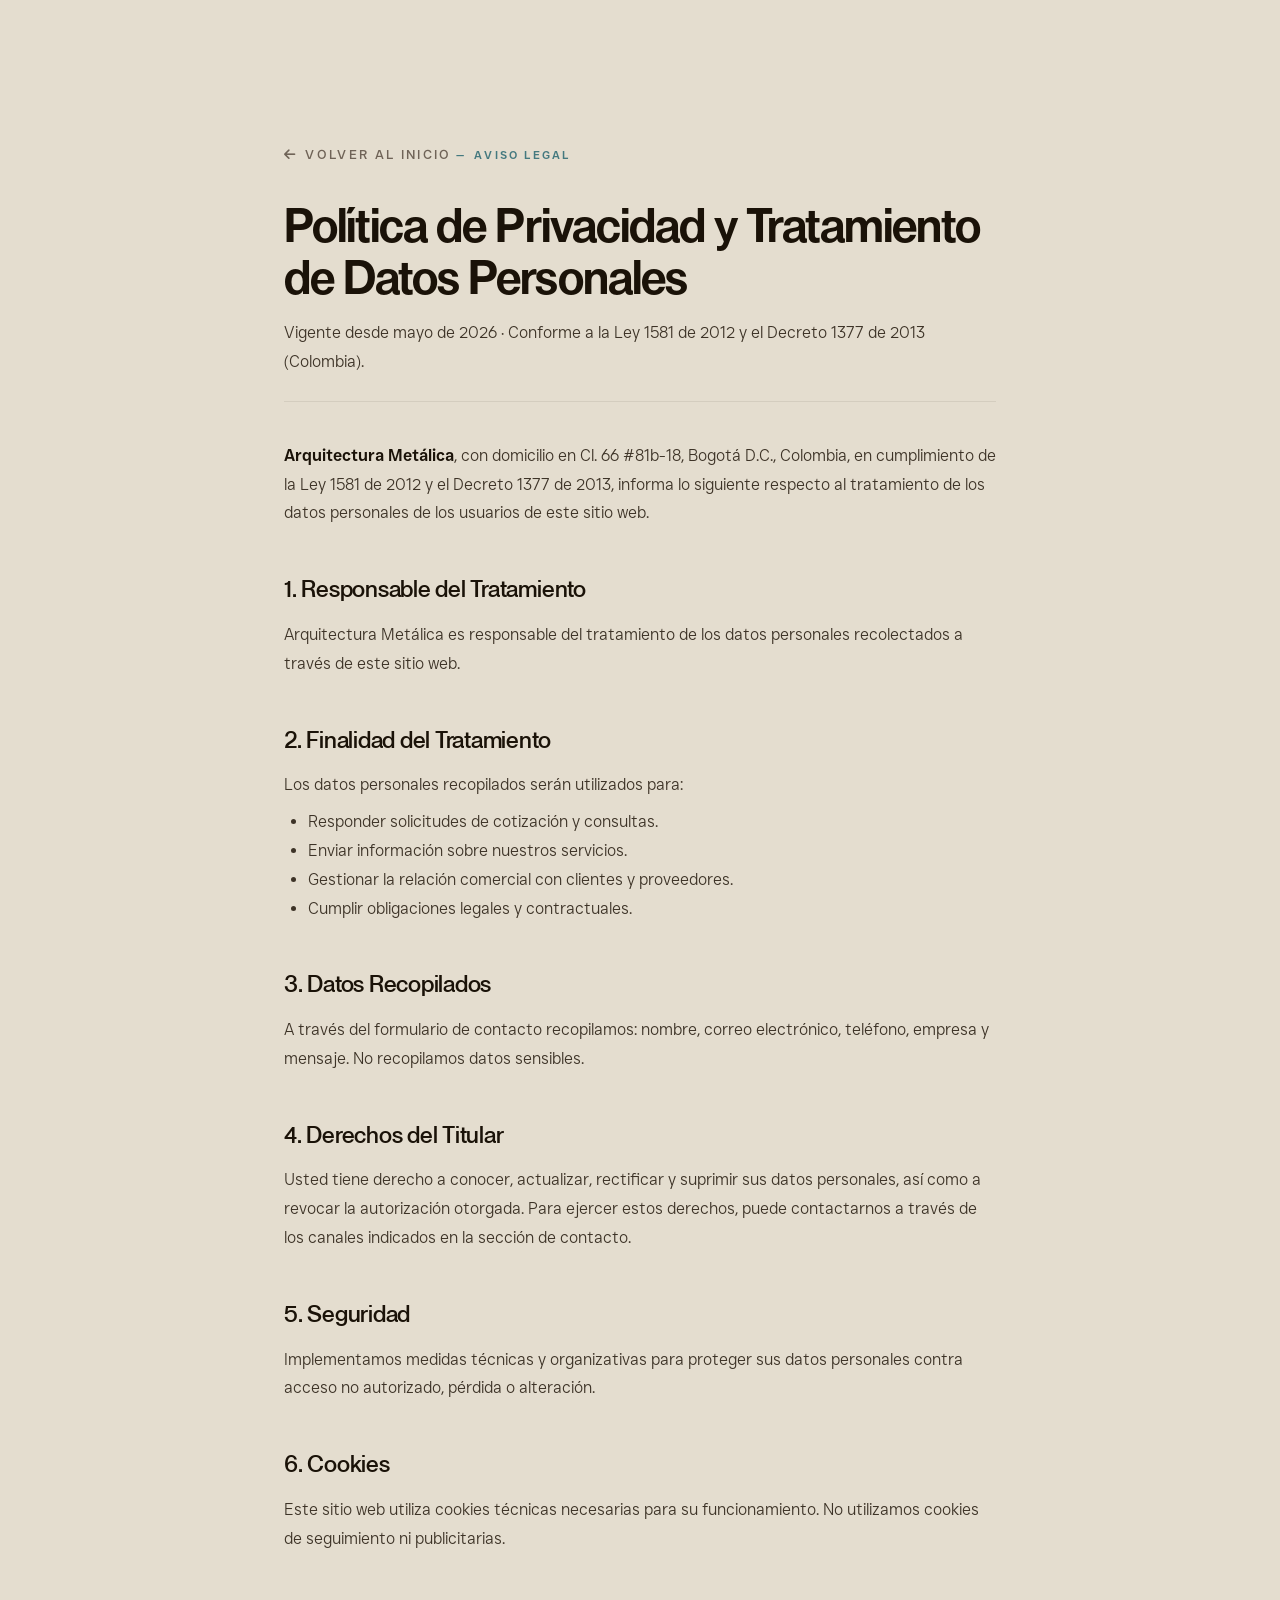
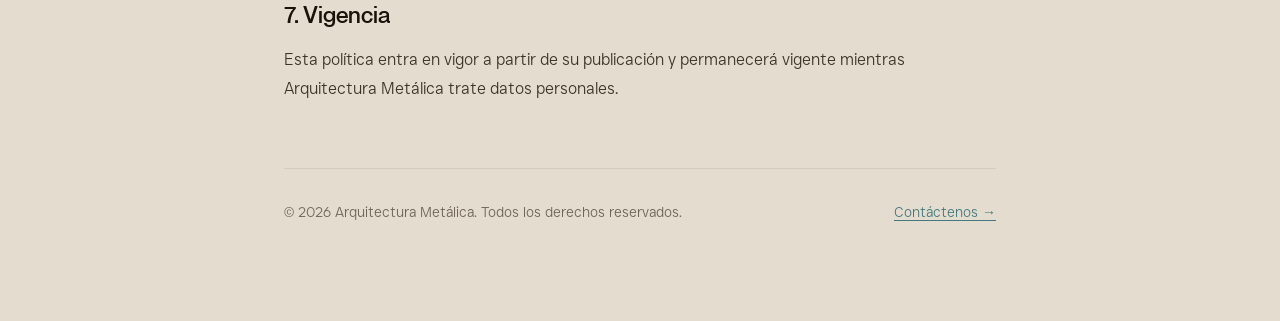
<file: privacidad.html>
<!DOCTYPE html>
<html lang="es">
<head>
    <meta charset="UTF-8">
    <meta name="viewport" content="width=device-width, initial-scale=1.0, viewport-fit=cover">
    <meta name="description" content="Política de Privacidad y Tratamiento de Datos Personales de Arquitectura Metálica conforme a la Ley 1581 de 2012 y el Decreto 1377 de 2013.">
    <meta name="theme-color" content="#ece6dc">
    <title>Política de Privacidad · Arquitectura Metálica</title>

    <link rel="icon" type="image/x-icon" href="favicon.ico">
    <link rel="icon" type="image/png" sizes="32x32" href="img/favicon-32x32.png">
    <link rel="icon" type="image/png" sizes="16x16" href="img/favicon-16x16.png">
    <link rel="apple-touch-icon" sizes="180x180" href="img/apple-touch-icon.png">
    <link rel="manifest" href="site.webmanifest">

    <link rel="stylesheet" href="https://cdnjs.cloudflare.com/ajax/libs/font-awesome/6.5.1/css/all.min.css">
    <link rel="stylesheet" href="css/styles.css">

    <style>
        body { background: var(--color-bg-deep); }
        .legal-page {
            max-width: 760px;
            margin: 0 auto;
            padding: 140px 24px 96px;
        }
        .legal-back {
            display: inline-flex;
            align-items: center;
            gap: 8px;
            font-size: 13px;
            font-weight: 600;
            color: var(--color-ink-muted);
            text-transform: uppercase;
            letter-spacing: 0.18em;
            margin-bottom: 32px;
            transition: color 0.2s ease;
        }
        .legal-back:hover { color: var(--color-orange); }
        .legal-tag {
            display: inline-flex;
            align-items: center;
            gap: 8px;
            font-size: 0.7rem;
            font-weight: 700;
            color: var(--color-teal-dark);
            margin-bottom: 12px;
            text-transform: uppercase;
            letter-spacing: 0.2em;
        }
        .legal-tag::before { content: '—'; color: var(--color-teal-dark); }
        .legal-page h1 {
            font-family: var(--font-display);
            font-size: clamp(2rem, 5vw, 3rem);
            font-weight: 800;
            color: var(--color-ink);
            margin: 0 0 16px;
            letter-spacing: -0.02em;
            line-height: 1.1;
        }
        .legal-meta {
            font-size: 14px;
            color: var(--color-ink-faint);
            border-bottom: 1px solid rgba(var(--color-ink-rgb), 0.08);
            padding-bottom: 24px;
            margin-bottom: 40px;
        }
        .legal-page h2 {
            font-family: var(--font-display);
            font-size: 1.5rem;
            font-weight: 700;
            color: var(--color-ink);
            margin: 40px 0 12px;
            letter-spacing: -0.01em;
            scroll-margin-top: 100px;
        }
        .legal-page p,
        .legal-page li {
            font-size: 16px;
            line-height: 1.8;
            color: var(--color-ink-soft);
        }
        .legal-page ul {
            list-style: disc;
            padding-left: 24px;
            margin: 8px 0 16px;
        }
        .legal-page strong { color: var(--color-ink); font-weight: 700; }
        .legal-footer {
            margin-top: 64px;
            padding-top: 32px;
            border-top: 1px solid rgba(var(--color-ink-rgb), 0.08);
            font-size: 14px;
            color: var(--color-ink-muted);
            display: flex;
            justify-content: space-between;
            flex-wrap: wrap;
            gap: 12px;
        }
        .legal-footer a {
            color: var(--color-teal-dark);
            text-decoration: underline;
            text-underline-offset: 3px;
        }
    </style>
</head>
<body>
    <main class="legal-page">
        <a href="/" class="legal-back"><i class="fas fa-arrow-left" aria-hidden="true"></i> Volver al inicio</a>
        <span class="legal-tag">Aviso Legal</span>
        <h1>Política de Privacidad y Tratamiento de Datos Personales</h1>
        <p class="legal-meta">Vigente desde mayo de 2026 · Conforme a la Ley 1581 de 2012 y el Decreto 1377 de 2013 (Colombia).</p>

        <p><strong>Arquitectura Metálica</strong>, con domicilio en Cl. 66 #81b-18, Bogotá D.C., Colombia, en cumplimiento de la Ley 1581 de 2012 y el Decreto 1377 de 2013, informa lo siguiente respecto al tratamiento de los datos personales de los usuarios de este sitio web.</p>

        <h2 id="responsable">1. Responsable del Tratamiento</h2>
        <p>Arquitectura Metálica es responsable del tratamiento de los datos personales recolectados a través de este sitio web.</p>

        <h2 id="tratamiento-datos">2. Finalidad del Tratamiento</h2>
        <p>Los datos personales recopilados serán utilizados para:</p>
        <ul>
            <li>Responder solicitudes de cotización y consultas.</li>
            <li>Enviar información sobre nuestros servicios.</li>
            <li>Gestionar la relación comercial con clientes y proveedores.</li>
            <li>Cumplir obligaciones legales y contractuales.</li>
        </ul>

        <h2 id="datos">3. Datos Recopilados</h2>
        <p>A través del formulario de contacto recopilamos: nombre, correo electrónico, teléfono, empresa y mensaje. No recopilamos datos sensibles.</p>

        <h2 id="derechos">4. Derechos del Titular</h2>
        <p>Usted tiene derecho a conocer, actualizar, rectificar y suprimir sus datos personales, así como a revocar la autorización otorgada. Para ejercer estos derechos, puede contactarnos a través de los canales indicados en la sección de contacto.</p>

        <h2 id="seguridad">5. Seguridad</h2>
        <p>Implementamos medidas técnicas y organizativas para proteger sus datos personales contra acceso no autorizado, pérdida o alteración.</p>

        <h2 id="cookies">6. Cookies</h2>
        <p>Este sitio web utiliza cookies técnicas necesarias para su funcionamiento. No utilizamos cookies de seguimiento ni publicitarias.</p>

        <h2 id="vigencia">7. Vigencia</h2>
        <p>Esta política entra en vigor a partir de su publicación y permanecerá vigente mientras Arquitectura Metálica trate datos personales.</p>

        <div class="legal-footer">
            <span>&copy; 2026 Arquitectura Metálica. Todos los derechos reservados.</span>
            <a href="/#contacto">Contáctenos →</a>
        </div>
    </main>
</body>
</html>
</file>
<file: css/styles.css>
/* ============================================
   ARQUITECTURA METÁLICA RAQUEL CEDEÑO SAS
   Main Stylesheet — Bauhaus Brand Edition
   ============================================ */
/* :) */

/* ---- CSS Variables ---- */
:root {
    /* === Editorial Light Mode — Concrete + Steel + Corten ===
       Usage policy (keep this consistent across the stylesheet):
         • var(--color-orange)        — full intensity. Reserve for primary CTAs,
                                        the hero focal point, dark-island accents,
                                        and the footer→cream transition line.
         • rgba(--color-orange-rgb, X) — decorative emphasis (borders, hover tints,
                                        secondary accents). Prefer X = 0.5–0.75
                                        for visible accents, 0.08–0.30 for tints.
         • var(--color-teal-dark)     — sober structural accent (tags, dividers,
                                        icon defaults, link defaults).
         • Ink ladder: --color-ink (h1–h4)  >  --color-ink-soft (body)
                       >  --color-ink-muted (captions, supporting copy)
                       >  --color-ink-faint (placeholders, ghost dividers).
       Do not introduce new accent values; modulate the existing tokens. */

    /* Page substrate (cream concrete family) — name kept for compatibility */
    --color-black:        #ece6dc;  /* warm concrete substrate */
    --color-black-rgb:    236, 230, 220;
    --color-bg-deep:      #e4ddcf;  /* alt section background */
    --color-bg-mid:       #dccfb9;  /* projects/mid section, slightly more weight */
    --color-bg-raised:    #f5f1e8;  /* elevated cards / lightest surface */

    /* Dark anchor (footer + CTA dramatic break) */
    --color-bg-darkest:   #1a1208;  /* footer */
    --color-bg-strip:     #110a05;  /* footer bottom */
    --color-bg-anchor-rgb: 26, 18, 8;  /* for shadows + dark overlays */

    /* Ink scale — primary text family on cream */
    --color-ink:          #1a1208;  /* primary headings */
    --color-ink-soft:     #3d3327;  /* body text */
    --color-ink-muted:    #6f6357;  /* secondary text, captions */
    --color-ink-faint:    #a89d8d;  /* tertiary text, subtle dividers */
    --color-ink-rgb:      26, 18, 8;

    /* Light text (for use on dark anchor sections) */
    --color-light:        #ece6dc;
    --color-off-white:    #f4f0e6;

    /* Other neutrals */
    --color-dark-gray:    #34343a;
    --color-mid-gray:     #414147;

    /* Steel-blue accent family (kept; works on both modes) */
    --color-teal-light:   #97d6df;
    --color-teal-mid:     #b7e2e8;
    --color-teal-dark:    #44797f;
    --color-teal-muted:   #7ba0a6;

    /* Corten / brand red accent (kept; deepened slightly for editorial feel on cream) */
    --color-orange:       #c83d22;  /* deeper rust-red — sophisticated on cream */
    --color-orange-light: #e25a3b;  /* hover */
    --color-orange-rgb:   200, 61, 34;

    --color-slate-dark:   #1d2527;
    --color-slate-mid:    #2d3435;

    /* Legacy aliases (still referenced by older rules — kept in sync) */
    --primary:            var(--color-teal-dark);
    --primary-dark:       #2d5559;
    --primary-light:      var(--color-teal-light);
    --secondary:          #1d2527;
    --secondary-light:    #2d3435;
    --accent:             var(--color-teal-dark);
    --dark:               #1a1208;
    --dark-2:             #3d3327;
    --gray-900:           #1a1208;
    --gray-800:           #3d3327;
    --gray-700:           #5a4f3f;
    --gray-600:           #7c715f;
    --gray-500:           #9a907e;
    --gray-400:           #b8af9e;
    --gray-300:           #d4cdbe;
    --gray-200:           #e4ddcf;
    --gray-100:           #f4f0e6;
    --white:              #ffffff;

    --gradient-brand:     linear-gradient(135deg, var(--color-orange) 0%, var(--color-bg-darkest) 50%, var(--color-teal-dark) 100%);
    --gradient-accent:    linear-gradient(135deg, var(--color-orange-light) 0%, var(--color-teal-light) 100%);
    --gradient-primary:   linear-gradient(135deg, var(--color-orange) 0%, var(--color-teal-dark) 100%);
    --gradient-dark:      linear-gradient(135deg, var(--color-bg-darkest) 0%, var(--color-bg-strip) 100%);

    --shadow-sm:          0 2px 8px rgba(var(--color-bg-anchor-rgb), 0.06);
    --shadow-md:          2px 4px 12px rgba(var(--color-bg-anchor-rgb), 0.08);
    --shadow-lg:          2px 4px 20px rgba(var(--color-bg-anchor-rgb), 0.10);
    --shadow-xl:          2px 6px 30px rgba(var(--color-bg-anchor-rgb), 0.14);
    --shadow-glow:        0 0 20px rgba(var(--color-orange-rgb), 0.22);

    --radius-sm:          4px;
    --radius-md:          4px;
    --radius-lg:          6px;
    --radius-xl:          4px;

    --transition:         all 0.3s cubic-bezier(0.4, 0, 0.2, 1);
    --transition-slow:    all 0.5s cubic-bezier(0.4, 0, 0.2, 1);

    /* Typography
       Font files go in /fonts/ — Just Sans (.otf/.ttf) and Standerd (.otf/.ttf) */
    --font-primary:       'Just Sans', sans-serif;
    --font-display:       'Standerd', serif;
}

/* ---- @font-face ---- */
/* Just Sans — filenames as delivered (spaces preserved, JUST all-caps) */
@font-face { font-family: 'Just Sans'; src: url('../fonts/JUST Sans ExLight.otf') format('opentype'); font-weight: 300; font-style: normal; font-display: swap; }
@font-face { font-family: 'Just Sans'; src: url('../fonts/JUST Sans Light.otf') format('opentype'); font-weight: 400; font-style: normal; font-display: swap; }
@font-face { font-family: 'Just Sans'; src: url('../fonts/JUST Sans Regular.otf') format('opentype'); font-weight: 500; font-style: normal; font-display: swap; }
@font-face { font-family: 'Just Sans'; src: url('../fonts/JUST Sans Medium.otf') format('opentype'); font-weight: 600; font-style: normal; font-display: swap; }
@font-face { font-family: 'Just Sans'; src: url('../fonts/JUST Sans SemiBold.otf') format('opentype'); font-weight: 700; font-style: normal; font-display: swap; }
@font-face { font-family: 'Just Sans'; src: url('../fonts/JUST Sans Bold.otf') format('opentype'); font-weight: 800; font-style: normal; font-display: swap; }
@font-face { font-family: 'Just Sans'; src: url('../fonts/JUST Sans ExBold.otf') format('opentype'); font-weight: 900; font-style: normal; font-display: swap; }
/* Standerd — mix of .otf and .ttf as delivered */
@font-face { font-family: 'Standerd'; src: url('../fonts/Standerd-Thin.ttf') format('truetype'); font-weight: 300; font-style: normal; font-display: swap; }
@font-face { font-family: 'Standerd'; src: url('../fonts/Standerd-Light.ttf') format('truetype'); font-weight: 400; font-style: normal; font-display: swap; }
@font-face { font-family: 'Standerd'; src: url('../fonts/Standerd-Regular.ttf') format('truetype'); font-weight: 500; font-style: normal; font-display: swap; }
@font-face { font-family: 'Standerd'; src: url('../fonts/Standerd-Medium.ttf') format('truetype'); font-weight: 600; font-style: normal; font-display: swap; }
@font-face { font-family: 'Standerd'; src: url('../fonts/Standerd-SemiBold.ttf') format('truetype'); font-weight: 700; font-style: normal; font-display: swap; }
@font-face { font-family: 'Standerd'; src: url('../fonts/Standerd-Bold.otf') format('opentype'), url('../fonts/Standerd-Bold.ttf') format('truetype'); font-weight: 800; font-style: normal; font-display: swap; }
@font-face { font-family: 'Standerd'; src: url('../fonts/Standerd-Black.otf') format('opentype'), url('../fonts/Standerd-Black.ttf') format('truetype'); font-weight: 900; font-style: normal; font-display: swap; }

/* ============================================
   RESET & BASE
   ============================================ */
*,
*::before,
*::after {
    margin: 0;
    padding: 0;
    box-sizing: border-box;
}

html {
    scroll-behavior: smooth;
    scroll-padding-top: 80px;
    -webkit-text-size-adjust: 100%;
    text-size-adjust: 100%;
    width: 100%;
    max-width: 100%;
    overflow-x: hidden;
    overflow-x: clip;
}

body {
    font-family: var(--font-primary);
    font-size: 16px;
    line-height: 1.7;
    color: var(--color-ink-soft);
    background: var(--color-black);
    width: 100%;
    max-width: 100%;
    overflow-x: hidden;
    overflow-x: clip;
    position: relative;
    -webkit-font-smoothing: antialiased;
    -moz-osx-font-smoothing: grayscale;
}

a {
    text-decoration: none;
    color: inherit;
    transition: var(--transition);
}

ul { list-style: none; }

img {
    max-width: 100%;
    display: block;
}

button {
    cursor: pointer;
    border: none;
    outline: none;
    font-family: inherit;
    touch-action: manipulation;
    -webkit-tap-highlight-color: transparent;
}

/* Prevent iOS auto-zoom on focus — keep at 16px */
input,
textarea,
select {
    font-family: inherit;
    font-size: 16px;
}

.container {
    max-width: 1200px;
    margin: 0 auto;
    padding: 0 24px;
}

/* ============================================
   UTILITIES
   ============================================ */
.text-gradient {
    background: linear-gradient(90deg, var(--color-orange) 0%, var(--color-teal-dark) 100%);
    -webkit-background-clip: text;
    -webkit-text-fill-color: transparent;
    background-clip: text;
}

.hero h1 .text-gradient {
    filter: drop-shadow(0 1px 0 rgba(var(--color-black-rgb), 0.4));
}

/* ============================================
   PRELOADER
   ============================================ */
#preloader {
    position: fixed;
    inset: 0;
    background: var(--color-black);
    display: flex;
    align-items: center;
    justify-content: center;
    z-index: 10000;
    transition: opacity 0.6s ease, visibility 0.6s ease;
}

#preloader.hidden {
    opacity: 0;
    visibility: hidden;
}

.loader {
    display: flex;
    flex-direction: column;
    align-items: center;
    gap: 36px;
}

.loader-mark {
    display: flex;
    flex-direction: column;
    align-items: center;
}

.loader-logo {
    width: min(600px, 84vw);
    height: auto;
    animation: logoReveal 0.7s ease both;
    filter: invert(1) brightness(0.15);
}

.loader-family {
    margin-top: -8px;
    font-family: var(--font-display);
    font-size: clamp(0.95rem, 1.4vw, 1.15rem);
    font-weight: 400;
    letter-spacing: 0.42em;
    text-transform: uppercase;
    color: var(--color-ink-muted);
    text-indent: 0.42em; /* compensate trailing letter-spacing for visual centering */
    display: flex;
    align-items: center;
    gap: 14px;
    animation: logoReveal 0.7s ease 0.18s both;
    white-space: nowrap;
}

.loader-family::before,
.loader-family::after {
    content: '';
    display: inline-block;
    width: 28px;
    height: 1px;
    background: rgba(var(--color-ink-rgb), 0.35);
}


@keyframes logoReveal {
    from { opacity: 0; transform: translateY(18px); }
    to   { opacity: 1; transform: translateY(0); }
}

.loader-bar {
    width: 200px;
    height: 2px;
    background: rgba(var(--color-ink-rgb), 0.10);
    border-radius: 2px;
    overflow: hidden;
}

.loader-bar-fill {
    height: 100%;
    background: linear-gradient(90deg, var(--color-orange), var(--color-teal-light));
    border-radius: 2px;
    animation: loaderProgress 1.6s ease-in-out forwards;
    animation-delay: 0.25s;
    width: 0;
}

@keyframes loaderProgress {
    from { width: 0; }
    to   { width: 100%; }
}

/* ============================================
   NAVBAR
   ============================================ */
.navbar {
    position: fixed;
    top: 0;
    left: 0;
    width: 100%;
    z-index: 1000;
    padding: 18px 0;
    padding-top: max(18px, env(safe-area-inset-top));
    transition: var(--transition);
    border-bottom: 2px solid transparent;
    border-image: linear-gradient(90deg, rgba(var(--color-orange-rgb), 0.55), transparent) 1;
}

.navbar.scrolled {
    background: rgba(var(--color-black-rgb), 0.95);
    backdrop-filter: blur(12px);
    -webkit-backdrop-filter: blur(12px);
    padding: 10px 0;
    padding-top: max(10px, env(safe-area-inset-top));
    box-shadow: 0 1px 0 rgba(255, 255, 255, 0.04), 0 4px 24px rgba(0, 0, 0, 0.6);
}

.nav-container {
    display: flex;
    align-items: center;
    justify-content: space-between;
}

.logo {
    display: block;
    z-index: 1001;
    flex-shrink: 0;
    -webkit-tap-highlight-color: transparent;
}

.logo-img {
    display: block;
    height: 44px;
    width: auto;
    filter: invert(1) brightness(0.15);
}

.nav-menu {
    display: flex;
    align-items: center;
    gap: 2px;
}

.nav-link {
    padding: 8px 14px;
    font-size: 0.8rem;
    font-weight: 600;
    letter-spacing: 0.08em;
    text-transform: uppercase;
    color: var(--color-ink-muted);
    border-radius: var(--radius-sm);
    transition: var(--transition);
    position: relative;
    min-height: 44px;
    display: inline-flex;
    align-items: center;
    touch-action: manipulation;
    -webkit-tap-highlight-color: transparent;
}

.nav-link:hover,
.nav-link.active {
    color: var(--color-orange);
}

.nav-link::after {
    content: '';
    position: absolute;
    bottom: 4px;
    left: 14px;
    right: 14px;
    height: 2px;
    background: linear-gradient(90deg, var(--color-orange), var(--color-teal-light));
    transform: scaleX(0);
    transform-origin: left;
    transition: var(--transition);
}

.nav-link:hover::after,
.nav-link.active::after {
    transform: scaleX(1);
}

.btn-nav {
    background: linear-gradient(135deg, var(--color-orange), var(--color-teal-dark)) !important;
    color: var(--white) !important;
    border-radius: var(--radius-sm) !important;
    padding: 10px 18px !important;
    font-size: 12px !important;
    font-weight: 700 !important;
    letter-spacing: 0.06em !important;
    text-transform: uppercase !important;
}

.btn-nav::after { display: none !important; }

.btn-nav:hover {
    background: linear-gradient(135deg, var(--color-orange-light), var(--color-teal-light)) !important;
    box-shadow: var(--shadow-glow) !important;
    transform: translateY(-1px);
}

/* Hamburger */
.hamburger {
    display: none;
    flex-direction: column;
    gap: 5px;
    background: none;
    z-index: 1001;
    padding: 10px;
    min-width: 44px;
    min-height: 44px;
    align-items: center;
    justify-content: center;
    touch-action: manipulation;
    -webkit-tap-highlight-color: transparent;
}

.hamburger span {
    width: 22px;
    height: 2px;
    background: var(--white);
    border-radius: 2px;
    transition: var(--transition);
    display: block;
}

.hamburger.active span:nth-child(1) { transform: rotate(45deg) translate(5px, 5px); }
.hamburger.active span:nth-child(2) { opacity: 0; transform: scaleX(0); }
.hamburger.active span:nth-child(3) { transform: rotate(-45deg) translate(5px, -5px); }

/* ============================================
   HERO
   ============================================ */
.hero {
    min-height: 100vh;
    min-height: 100svh;
    min-height: 100dvh;
    display: flex;
    align-items: center;
    justify-content: center;
    position: relative;
    background-color: var(--color-black);
    overflow: hidden;
}

.hero::after {
    content: '';
    position: absolute;
    inset: 0;
    background-image: url("data:image/svg+xml,%3Csvg viewBox='0 0 256 256' xmlns='http://www.w3.org/2000/svg'%3E%3Cfilter id='n'%3E%3CfeTurbulence type='fractalNoise' baseFrequency='0.9' numOctaves='4' stitchTiles='stitch'/%3E%3C/filter%3E%3Crect width='100%25' height='100%25' filter='url(%23n)' opacity='1'/%3E%3C/svg%3E");
    opacity: 0.04;
    pointer-events: none;
    z-index: 2;
}

.hero-overlay {
    position: absolute;
    inset: 0;
    background: rgba(var(--color-black-rgb), 0.18);
    pointer-events: none;
    z-index: 1;
}

.hero-particles {
    display: none;
}

.hero-content {
    position: relative;
    z-index: 2;
    text-align: left;
    /* Vertical only — horizontal padding comes from .container so the text
       never reaches the viewport edge on narrow screens. */
    padding-top: 148px;
    padding-bottom: 160px;
    width: 100%;
}

.hero-badge {
    display: inline-flex;
    align-items: center;
    gap: 8px;
    background: rgba(var(--color-black-rgb), 0.65);
    border: 1px solid rgba(var(--color-orange-rgb), 0.35);
    padding: 7px 18px;
    border-radius: var(--radius-xl);
    font-size: 11px;
    font-weight: 700;
    color: var(--color-ink);
    margin-bottom: 36px;
    letter-spacing: 0.1em;
    text-transform: uppercase;
    backdrop-filter: blur(4px);
    -webkit-backdrop-filter: blur(4px);
}

.hero h1 {
    font-family: var(--font-display);
    font-size: clamp(3rem, 7vw, 6rem);
    font-weight: 800;
    color: var(--color-ink);
    line-height: 1.05;
    margin-bottom: 28px;
    letter-spacing: -0.02em;
}

.hero-subtitle {
    font-size: clamp(16px, 1.8vw, 19px);
    color: var(--color-ink-soft);
    max-width: 540px;
    margin: 0 0 44px;
    line-height: 1.75;
    font-weight: 400;
}

.hero-buttons {
    display: flex;
    gap: 12px;
    justify-content: flex-start;
    flex-wrap: wrap;
}

/* Hero scope: bump button + text contrast against the animated mesh */
.hero .btn-outline {
    color: var(--color-ink);
    border-color: var(--color-ink);
    background: rgba(var(--color-black-rgb), 0.45);
    backdrop-filter: blur(2px);
    -webkit-backdrop-filter: blur(2px);
}

.hero .btn-outline:hover {
    color: var(--color-orange);
    border-color: var(--color-orange);
    background: rgba(var(--color-black-rgb), 0.65);
}

.scroll-indicator {
    display: none;
}

@keyframes bounce {
    0%, 100% { transform: translateX(-50%) translateY(0); }
    50%       { transform: translateX(-50%) translateY(7px); }
}

/* ============================================
   BUTTONS
   ============================================ */
.btn {
    display: inline-flex;
    align-items: center;
    justify-content: center;
    gap: 8px;
    padding: 0.875rem 2rem;
    font-size: 0.75rem;
    font-weight: 700;
    letter-spacing: 0.12em;
    text-transform: uppercase;
    border-radius: 2px;
    transition: all 0.25s;
    cursor: pointer;
    border: 2px solid transparent;
    min-height: 48px;
    touch-action: manipulation;
    -webkit-tap-highlight-color: transparent;
    white-space: nowrap;
}

.btn-primary {
    background: var(--color-orange);
    color: var(--white);
    border-color: var(--color-orange);
}

.btn-primary:hover {
    background: transparent;
    color: var(--color-orange);
    transform: translateY(-2px);
}

.btn-outline {
    background: transparent;
    color: var(--color-teal-dark);
    border-color: var(--color-teal-dark);
}

.btn-outline:hover {
    border-color: var(--color-ink);
    background: rgba(var(--color-ink-rgb), 0.04);
    color: var(--color-ink);
    transform: translateY(-2px);
}

.btn-lg {
    padding: 16px 36px;
    font-size: 13px;
}

.btn-full {
    width: 100%;
}

/* ============================================
   HERO STATS BAR
   ============================================ */
.hero-stats-bar {
    position: absolute;
    bottom: 0;
    left: 0;
    right: 0;
    display: flex;
    align-items: stretch;
    background: rgba(var(--color-black-rgb), 0.75);
    backdrop-filter: blur(8px);
    -webkit-backdrop-filter: blur(8px);
    border-top: 1px solid rgba(var(--color-orange-rgb), 0.3);
    z-index: 3;
}

.stat-item {
    flex: 1;
    text-align: center;
    padding: 1.5rem 2rem;
}

.stat-divider {
    width: 1px;
    background: rgba(68, 121, 127, 0.2);
    margin: 1rem 0;
}

.stat-number {
    font-family: var(--font-display);
    font-size: 2.2rem;
    font-weight: 800;
    color: var(--color-ink);
    display: block;
    line-height: 1;
}

.stat-suffix {
    font-family: var(--font-display);
    font-size: 1.4rem;
    font-weight: 700;
    color: var(--color-orange);
    display: inline;
}

.stat-label {
    display: block;
    font-size: 0.7rem;
    color: var(--color-ink-muted);
    margin-top: 0.4rem;
    text-transform: uppercase;
    letter-spacing: 0.15em;
    font-weight: 600;
}

/* ============================================
   SECTIONS COMMON
   ============================================ */
.section {
    padding: 104px 0;
    position: relative;
}

.section-header {
    text-align: center;
    margin-bottom: 64px;
}

.section-tag {
    display: inline-flex;
    align-items: center;
    gap: 8px;
    font-size: 0.7rem;
    font-weight: 700;
    color: var(--color-teal-dark);
    margin-bottom: 0.75rem;
    text-transform: uppercase;
    letter-spacing: 0.2em;
}

.section-tag::before {
    content: '—';
    color: var(--color-teal-dark);
    font-weight: 400;
    letter-spacing: 0;
}

.section-tag i {
    display: none;
}

.section-header h2 {
    font-family: var(--font-display);
    font-size: clamp(2rem, 5vw, 3.5rem);
    font-weight: 800;
    color: var(--color-ink);
    margin-bottom: 16px;
    letter-spacing: -0.02em;
    line-height: 1.1;
}

.section-description {
    font-size: 17px;
    color: var(--color-ink-muted);
    max-width: 560px;
    margin: 0 auto;
    line-height: 1.75;
}

/* ============================================
   ABOUT
   ============================================ */
.about {
    background: var(--color-bg-deep);
    overflow: hidden;
}

.about::before {
    content: 'NOSOTROS';
    position: absolute;
    top: 2rem;
    left: 50%;
    transform: translateX(-50%);
    font-size: clamp(4rem, 10vw, 9rem);
    font-weight: 900;
    letter-spacing: 0.2em;
    color: rgba(var(--color-ink-rgb), 0.05);
    white-space: nowrap;
    pointer-events: none;
    z-index: 0;
}

.about-grid {
    display: grid;
    grid-template-columns: 1fr 1fr;
    gap: 80px;
    align-items: center;
    margin-bottom: 72px;
}

.about-img-wrapper {
    position: relative;
}

.about-img-placeholder {
    width: 100%;
    height: 460px;
    background: var(--color-slate-dark);
    position: relative;
    overflow: hidden;
    border-radius: 2px;
}

.about-img-placeholder::before {
    content: '';
    position: absolute;
    inset: 0;
    background: repeating-linear-gradient(
        -45deg,
        transparent,
        transparent 40px,
        rgba(68, 121, 127, 0.06) 40px,
        rgba(68, 121, 127, 0.06) 41px
    );
}

.about-img-placeholder::after {
    content: '';
    position: absolute;
    bottom: 0;
    left: 0;
    width: 80px;
    height: 4px;
    background: var(--color-orange);
}

.about-img-placeholder i {
    position: relative;
    font-size: 60px;
    color: rgba(68, 121, 127, 0.3);
}

.about-img-placeholder span {
    position: relative;
    font-size: 12px;
    color: rgba(151, 214, 223, 0.6);
    letter-spacing: 0.12em;
    text-transform: uppercase;
}

.about-img-badge {
    position: absolute;
    bottom: -1.5rem;
    right: -1.5rem;
    width: 110px;
    height: 110px;
    background: var(--color-orange);
    display: flex;
    flex-direction: column;
    align-items: center;
    justify-content: center;
    clip-path: polygon(0 0, 100% 0, 100% 85%, 85% 100%, 0 100%);
}

.badge-number {
    display: block;
    font-family: var(--font-display);
    font-size: 2.2rem;
    font-weight: 900;
    color: var(--white);
    line-height: 1;
}

.badge-text {
    font-size: 0.65rem;
    color: rgba(255, 255, 255, 0.85);
    text-transform: uppercase;
    letter-spacing: 0.2em;
    font-weight: 600;
}

.about-content {
    padding-left: 8px;
    border-left: 1px solid rgba(var(--color-ink-rgb), 0.10);
}

.about-content h3 {
    font-family: var(--font-display);
    font-size: 27px;
    font-weight: 700;
    color: var(--color-ink);
    margin-bottom: 20px;
    line-height: 1.28;
    letter-spacing: -0.01em;
}

.about-content p {
    color: var(--color-ink-soft);
    margin-bottom: 16px;
    line-height: 1.8;
    font-size: 15px;
}

.about-features {
    margin-top: 36px;
    display: flex;
    flex-direction: column;
    gap: 18px;
}

.about-feature {
    display: flex;
    gap: 1rem;
    align-items: flex-start;
    padding: 1rem 0 1rem 1.25rem;
    border-left: 2px solid rgba(var(--color-orange-rgb), 0.35);
    transition: border-color 0.3s;
}

.about-feature:hover {
    border-left-color: rgba(var(--color-orange-rgb), 0.7);
}

.feature-icon {
    color: var(--color-teal-dark);
    font-size: 1.1rem;
    padding-top: 2px;
    min-width: 20px;
    width: auto;
    height: auto;
    background: transparent;
    border: none;
    border-radius: 0;
    display: block;
    transition: color 0.3s;
}

.about-feature:hover .feature-icon {
    color: var(--color-ink);
    background: transparent;
}

.about-feature h4 {
    font-size: 14px;
    font-weight: 700;
    color: var(--color-ink);
    margin-bottom: 3px;
    letter-spacing: 0.02em;
}

.about-feature p {
    font-size: 13px;
    color: var(--color-ink-muted);
    margin-bottom: 0;
}

/* Mission / Vision */
.mv-grid {
    display: grid;
    grid-template-columns: repeat(3, 1fr);
    gap: 0;
    border: 1px solid rgba(68, 121, 127, 0.1);
    margin-top: 4rem;
}

.mv-card {
    background: transparent;
    padding: 2.5rem 2rem;
    border-right: 1px solid rgba(68, 121, 127, 0.1);
    position: relative;
    transition: background var(--transition);
}

.mv-card:last-child {
    border-right: none;
}

.mv-card:hover {
    background: rgba(var(--color-ink-rgb), 0.03);
}

.mv-card::before {
    content: '';
    position: absolute;
    top: 0;
    left: 0;
    right: 0;
    height: 3px;
}

.mv-card:nth-child(1)::before { background: var(--color-orange); }
.mv-card:nth-child(2)::before { background: var(--color-teal-dark); }
.mv-card:nth-child(3)::before { background: var(--color-teal-light); }

.mv-icon {
    font-size: 1.5rem;
    margin-bottom: 1rem;
    display: block;
    width: auto;
    height: auto;
    background: transparent;
    border: none;
    border-radius: 0;
}

.mv-card:nth-child(1) .mv-icon { color: var(--color-orange); }
.mv-card:nth-child(2) .mv-icon { color: var(--color-teal-dark); }
.mv-card:nth-child(3) .mv-icon { color: var(--color-ink); }

.mv-card h3 {
    font-size: 0.75rem;
    font-weight: 700;
    color: var(--color-teal-dark);
    margin-bottom: 1rem;
    letter-spacing: 0.2em;
    text-transform: uppercase;
}

.mv-card p {
    font-size: 0.9rem;
    color: var(--color-ink-soft);
    line-height: 1.75;
}

/* ============================================
   SERVICES
   ============================================ */
.services {
    background: var(--color-black);
    overflow: hidden;
    clip-path: polygon(0 4%, 100% 0, 100% 100%, 0 100%);
    padding-top: 8rem;
    margin-top: -3rem;
}

.services::before {
    content: 'SERVICIOS';
    position: absolute;
    top: 2rem;
    left: 50%;
    transform: translateX(-50%);
    font-size: clamp(4rem, 10vw, 9rem);
    font-weight: 900;
    letter-spacing: 0.2em;
    color: rgba(var(--color-ink-rgb), 0.04);
    white-space: nowrap;
    pointer-events: none;
    z-index: 0;
}

.services-grid {
    display: grid;
    grid-template-columns: repeat(3, 1fr);
    gap: 1px;
    background: rgba(68, 121, 127, 0.06);
    position: relative;
    z-index: 1;
}

.service-card {
    background: var(--color-black);
    padding: 2.5rem 2rem;
    transition: background 0.3s;
    position: relative;
    overflow: hidden;
}

.service-card::after {
    content: '';
    position: absolute;
    bottom: 0;
    right: 0;
    border-style: solid;
    border-width: 0 0 28px 28px;
    border-color: transparent transparent rgba(68, 121, 127, 0.06) transparent;
    pointer-events: none;
}

.service-card:hover {
    background: var(--color-bg-raised);
}

.service-card::before {
    content: '';
    position: absolute;
    top: 0;
    left: 0;
    right: 0;
    height: 2px;
    background: rgba(68, 121, 127, 0.15);
    transform: scaleX(0);
    transform-origin: left;
    transition: transform 0.3s;
}

.service-card:hover::before {
    transform: scaleX(1);
}

.service-card.featured {
    background: var(--color-slate-dark);
}

/* Dark island: featured service card flips text to light */
.service-card.featured h3,
.service-card.featured > p {
    color: var(--color-light);
}

.service-card.featured .service-list li {
    color: rgba(236, 230, 220, 0.75);
    border-bottom-color: rgba(255, 255, 255, 0.08);
}

.service-card.featured .service-link {
    color: var(--color-teal-light);
}

.service-card.featured .service-link:hover {
    color: var(--color-orange-light);
}

.service-card.featured::before {
    background: var(--color-orange);
    transform: scaleX(1);
}

.service-badge {
    display: inline-block;
    background: linear-gradient(135deg, var(--color-orange), var(--color-teal-dark));
    color: var(--white);
    font-size: 10px;
    font-weight: 700;
    padding: 3px 10px;
    border-radius: var(--radius-sm);
    text-transform: uppercase;
    letter-spacing: 0.09em;
    margin-bottom: 18px;
}

.service-icon {
    width: auto;
    height: auto;
    background: transparent;
    border: none;
    border-radius: 0;
    display: block;
    margin-bottom: 1.25rem;
}

.service-icon i {
    color: var(--color-teal-dark);
    font-size: 1.8rem;
    transition: color 0.3s;
}

.service-card:hover .service-icon i {
    color: var(--color-ink);
}

.service-card.featured .service-icon i {
    color: var(--color-orange);
}

.service-card.featured:hover .service-icon i {
    color: var(--color-orange-light);
}

.service-card h3 {
    font-size: 17px;
    font-weight: 700;
    color: var(--color-ink);
    margin-bottom: 10px;
    letter-spacing: 0.01em;
}

.service-card > p {
    font-size: 14px;
    color: var(--color-ink-soft);
    margin-bottom: 20px;
    line-height: 1.75;
}

.service-list {
    margin-bottom: 24px;
}

.service-list li {
    display: flex;
    align-items: center;
    gap: 0.75rem;
    padding: 0.4rem 0;
    font-size: 0.875rem;
    color: var(--color-ink-muted);
    border-bottom: 1px solid rgba(68, 121, 127, 0.06);
}

.service-list li:last-child {
    border-bottom: none;
}

.service-list li i {
    font-size: 9px;
    color: var(--color-teal-dark);
    flex-shrink: 0;
}

.service-link {
    display: inline-flex;
    align-items: center;
    gap: 8px;
    font-size: 0.75rem;
    font-weight: 600;
    color: var(--color-teal-dark);
    letter-spacing: 0.12em;
    text-decoration: none;
    text-transform: uppercase;
    margin-top: 1.5rem;
    transition: color 0.25s, gap 0.25s;
}

.service-link:hover {
    color: var(--color-orange);
    gap: 14px;
}

/* ============================================
   PROJECTS
   ============================================ */
.projects {
    background: var(--color-bg-mid);
}

.project-filters {
    display: flex;
    gap: 0;
    border-bottom: 1px solid rgba(68, 121, 127, 0.15);
    margin-bottom: 2.5rem;
    flex-wrap: wrap;
}

.filter-btn {
    background: transparent;
    border: none;
    padding: 0.75rem 1.5rem;
    font-size: 0.75rem;
    font-weight: 700;
    letter-spacing: 0.12em;
    text-transform: uppercase;
    color: var(--color-ink-muted);
    cursor: pointer;
    position: relative;
    transition: color 0.25s;
    min-height: 44px;
    touch-action: manipulation;
    -webkit-tap-highlight-color: transparent;
}

.filter-btn::after {
    content: '';
    position: absolute;
    bottom: -1px;
    left: 0;
    right: 0;
    height: 2px;
    background: var(--color-ink);
    transform: scaleX(0);
    transition: transform 0.25s;
}

.filter-btn.active {
    color: var(--color-ink);
}

.filter-btn.active::after,
.filter-btn:hover::after {
    transform: scaleX(1);
}

.filter-btn:hover {
    color: var(--color-ink);
}

.projects-grid {
    display: grid;
    grid-template-columns: repeat(3, 1fr);
    gap: 1px;
    background: rgba(var(--color-ink-rgb), 0.10);
    border: 1px solid rgba(var(--color-ink-rgb), 0.08);
    border-radius: var(--radius-lg);
    overflow: hidden;
}

.project-card {
    overflow: hidden;
    transition: var(--transition-slow);
    background: var(--color-black);
}

.project-card.hidden {
    display: none;
}

.project-img {
    position: relative;
    height: 300px;
    overflow: hidden;
}

.project-placeholder {
    width: 100%;
    height: 100%;
    background: linear-gradient(135deg, var(--color-slate-dark) 0%, var(--color-bg-darkest) 100%);
    display: flex;
    flex-direction: column;
    align-items: center;
    justify-content: center;
    gap: 1rem;
    transition: transform var(--transition-slow);
}

.project-placeholder i {
    font-size: 3rem;
    color: rgba(68, 121, 127, 0.4);
    transition: var(--transition);
}

.project-overlay {
    position: absolute;
    inset: 0;
    background: linear-gradient(to top, rgba(var(--color-bg-anchor-rgb), 0.97) 0%, rgba(var(--color-bg-anchor-rgb), 0.15) 65%, transparent 100%);
    display: flex;
    align-items: flex-end;
    padding: 28px;
    opacity: 0;
    transition: opacity var(--transition);
}

.project-card:hover .project-overlay {
    opacity: 1;
}

.project-card:hover .project-placeholder {
    transform: scale(1.05);
}

.project-card:hover .project-placeholder i {
    color: rgba(var(--color-orange-rgb), 0.75);
}

.project-category {
    display: inline-block;
    background: linear-gradient(135deg, var(--color-orange), var(--color-teal-dark));
    color: var(--white);
    font-size: 10px;
    font-weight: 700;
    padding: 3px 10px;
    border-radius: var(--radius-sm);
    margin-bottom: 8px;
    text-transform: uppercase;
    letter-spacing: 0.08em;
}

.project-info h3 {
    font-size: 16px;
    font-weight: 700;
    color: var(--white);
    margin-bottom: 4px;
}

.project-info p {
    font-size: 13px;
    color: var(--gray-400);
}

.project-link {
    position: absolute;
    top: 16px;
    right: 16px;
    width: 40px;
    height: 40px;
    background: linear-gradient(135deg, var(--color-orange), var(--color-teal-dark));
    border-radius: var(--radius-sm);
    display: flex;
    align-items: center;
    justify-content: center;
    color: var(--white);
    font-size: 15px;
    transform: scale(0);
    transition: transform var(--transition);
}

.project-card:hover .project-link {
    transform: scale(1);
}

/* ============================================
   PROCESS
   ============================================ */
.process {
    background: var(--color-bg-deep);
}

.process-timeline {
    position: relative;
    padding: 2rem 0;
    display: block;
    background: transparent;
    border: none;
    max-width: 860px;
    margin: 0 auto;
}

.process-timeline::before {
    content: '';
    position: absolute;
    top: 0;
    bottom: 0;
    left: 50%;
    width: 1px;
    background: linear-gradient(to bottom, transparent, rgba(68, 121, 127, 0.4) 20%, rgba(68, 121, 127, 0.4) 80%, transparent);
    transform: translateX(-50%);
    display: block;
}

.process-step {
    display: grid;
    grid-template-columns: 1fr 60px 1fr;
    align-items: start;
    margin-bottom: 4rem;
    position: relative;
}

.step-number {
    width: 48px;
    height: 48px;
    border: 1.5px solid rgba(var(--color-ink-rgb), 0.35);
    border-radius: 50%;
    display: flex;
    align-items: center;
    justify-content: center;
    font-size: 0.8rem;
    font-weight: 700;
    color: var(--color-ink);
    background: var(--color-bg-deep);
    grid-column: 2;
    grid-row: 1;
    justify-self: center;
    z-index: 1;
    position: relative;
    margin: 0;
    letter-spacing: 0;
    box-shadow: none;
}

.step-content {
    background: transparent;
    border: none;
    border-radius: 0;
    padding: 0;
    height: auto;
    width: 100%;
    transition: none;
}

.step-content:hover {
    background: transparent;
    transform: none;
    box-shadow: none;
}

/* Odd steps — content on left, right-aligned text */
.process-step:nth-child(odd) .step-content {
    grid-column: 1;
    grid-row: 1;
    text-align: right;
    padding-right: 2.5rem;
}

.process-step:nth-child(odd) .step-icon {
    margin-left: auto;
}

/* Even steps — content on right, left-aligned text */
.process-step:nth-child(even) .step-content {
    grid-column: 3;
    grid-row: 1;
    text-align: left;
    padding-left: 2.5rem;
}

.process-step:nth-child(even) .step-icon {
    margin-left: 0;
}

.step-icon {
    width: 36px;
    height: 36px;
    color: var(--color-teal-dark);
    font-size: 1rem;
    margin-bottom: 0.75rem;
    display: flex;
    align-items: center;
    justify-content: center;
    background: transparent;
    border: none;
    border-radius: 0;
}

.step-content h3 {
    font-size: 1.05rem;
    font-weight: 700;
    color: var(--color-ink);
    margin-bottom: 0.5rem;
    letter-spacing: 0;
}

.step-content p {
    font-size: 0.875rem;
    color: var(--color-ink-soft);
    line-height: 1.65;
}

/* ============================================
   CTA BANNER
   ============================================ */
.cta-banner {
    position: relative;
    padding: 8rem 0;
    background: linear-gradient(135deg, var(--color-orange) 0%, var(--color-bg-darkest) 40%, var(--color-slate-dark) 60%, var(--color-teal-dark) 100%);
    overflow: hidden;
    clip-path: polygon(0 6%, 100% 0, 100% 94%, 0 100%);
    margin: -2rem 0;
}

.cta-banner::after {
    content: '';
    position: absolute;
    inset: 0;
    background-image: url("data:image/svg+xml,%3Csvg viewBox='0 0 256 256' xmlns='http://www.w3.org/2000/svg'%3E%3Cfilter id='n'%3E%3CfeTurbulence type='fractalNoise' baseFrequency='0.9' numOctaves='4' stitchTiles='stitch'/%3E%3C/filter%3E%3Crect width='100%25' height='100%25' filter='url(%23n)' opacity='1'/%3E%3C/svg%3E");
    opacity: 0.04;
    pointer-events: none;
    z-index: 1;
}

.cta-overlay {
    position: absolute;
    inset: 0;
    background: radial-gradient(ellipse at center, rgba(var(--color-bg-anchor-rgb), 0.3) 0%, transparent 68%);
    pointer-events: none;
}

.cta-content {
    position: relative;
    z-index: 3;
    text-align: center;
}

.cta-content h2 {
    font-family: var(--font-display);
    font-size: clamp(2rem, 5vw, 3.5rem);
    font-weight: 800;
    color: var(--white);
    margin-bottom: 1rem;
    letter-spacing: -0.02em;
}

.cta-content p {
    font-size: 1.05rem;
    color: rgba(236, 236, 236, 0.8);
    max-width: 500px;
    margin: 0 auto 2rem;
    line-height: 1.7;
}

.cta-buttons {
    display: flex;
    gap: 12px;
    justify-content: center;
    flex-wrap: wrap;
}

/* Dark island: ensure outline button stays legible on the CTA gradient */
.cta-banner .btn-outline {
    color: var(--color-light);
    border-color: rgba(255, 255, 255, 0.6);
}

.cta-banner .btn-outline:hover {
    color: var(--white);
    border-color: var(--white);
    background: rgba(255, 255, 255, 0.08);
}

/* ============================================
   TESTIMONIALS
   ============================================ */
.testimonials {
    background: var(--color-black);
}

.testimonial-swiper {
    padding-bottom: 56px;
}

.testimonial-card {
    position: relative;
    padding: 2.5rem;
    background: var(--color-bg-raised);
    border: 1px solid rgba(68, 121, 127, 0.08);
    border-radius: 4px;
    height: 100%;
    overflow: hidden;
    transition: border-color var(--transition);
}

.testimonial-card::before {
    content: '\201C';
    position: absolute;
    top: -1rem;
    left: 1.5rem;
    font-size: 8rem;
    line-height: 1;
    color: rgba(var(--color-orange-rgb), 0.1);
    font-family: Georgia, serif;
    pointer-events: none;
}

.testimonial-card:hover {
    border-color: rgba(var(--color-orange-rgb), 0.2);
}

.testimonial-stars {
    margin-bottom: 20px;
}

.testimonial-stars i {
    color: rgba(var(--color-orange-rgb), 0.7);
    font-size: 0.8rem;
    margin-right: 2px;
}

.testimonial-text {
    font-size: 0.95rem;
    color: var(--color-ink-soft);
    line-height: 1.8;
    font-style: italic;
    margin-bottom: 28px;
    position: relative;
    z-index: 1;
}

.testimonial-author {
    display: flex;
    align-items: center;
    gap: 14px;
}

.author-avatar {
    width: 48px;
    height: 48px;
    min-width: 48px;
    background: linear-gradient(135deg, rgba(var(--color-orange-rgb), 0.1), rgba(68, 121, 127, 0.1));
    border: 1px solid rgba(var(--color-orange-rgb), 0.28);
    border-radius: 50%;
    display: flex;
    align-items: center;
    justify-content: center;
    color: var(--color-teal-dark);
    font-size: 18px;
}

.author-info h4 {
    font-size: 14px;
    font-weight: 700;
    color: var(--color-ink);
    margin-bottom: 3px;
}

.author-info span {
    font-size: 12px;
    color: var(--color-ink-muted);
}

.swiper-pagination-bullet {
    width: 8px;
    height: 8px;
    background: var(--gray-700);
    opacity: 1;
}

.swiper-pagination-bullet-active {
    background: linear-gradient(90deg, var(--color-orange), var(--color-teal-light));
    width: 24px;
    border-radius: 4px;
    transition: width var(--transition);
}

/* ============================================
   CONTACT
   ============================================ */
.contact {
    background: var(--color-bg-deep);
}

.contact-grid {
    display: grid;
    grid-template-columns: 1fr 1.45fr;
    gap: 56px;
    align-items: start;
}

.contact-card {
    display: flex;
    gap: 1.25rem;
    align-items: flex-start;
    padding: 1.25rem 1.25rem 1.25rem 1.5rem;
    border-left: 2px solid rgba(68, 121, 127, 0.4);
    background: transparent;
    border-radius: 0;
    margin-bottom: 0.75rem;
    transition: border-color 0.3s;
}

.contact-card:hover {
    border-left-color: var(--color-teal-dark);
}

.contact-icon {
    width: 36px;
    height: 36px;
    min-width: 36px;
    background: transparent;
    border: none;
    border-radius: 0;
    display: flex;
    align-items: center;
    justify-content: center;
    color: var(--color-teal-dark);
    font-size: 1rem;
}

.contact-card h4 {
    font-size: 11px;
    font-weight: 700;
    color: var(--color-ink);
    margin-bottom: 4px;
    text-transform: uppercase;
    letter-spacing: 0.1em;
}

.contact-card p {
    font-size: 13px;
    color: var(--color-ink-soft);
    line-height: 1.6;
}

.contact-social {
    margin-top: 24px;
}

.contact-social h4 {
    font-size: 11px;
    font-weight: 700;
    color: var(--color-ink);
    margin-bottom: 14px;
    text-transform: uppercase;
    letter-spacing: 0.1em;
}

.social-links {
    display: flex;
    gap: 8px;
    flex-wrap: wrap;
}

.social-links a {
    width: 36px;
    height: 36px;
    background: transparent;
    border: 1px solid rgba(68, 121, 127, 0.2);
    border-radius: 2px;
    display: flex;
    align-items: center;
    justify-content: center;
    color: var(--color-teal-dark);
    font-size: 0.85rem;
    transition: all 0.25s;
    touch-action: manipulation;
    -webkit-tap-highlight-color: transparent;
}

.social-links a:hover {
    border-color: var(--color-teal-dark);
    color: var(--color-teal-dark);
    background: rgba(68, 121, 127, 0.08);
}

.contact-form {
    background: var(--color-bg-raised);
    border: 1px solid rgba(var(--color-ink-rgb), 0.08);
    border-radius: var(--radius-lg);
    padding: 44px;
}

.form-row {
    display: grid;
    grid-template-columns: 1fr 1fr;
    gap: 16px;
}

.form-group {
    margin-bottom: 20px;
}

.form-group label {
    display: block;
    font-size: 11px;
    font-weight: 700;
    color: var(--color-ink-soft);
    margin-bottom: 8px;
    text-transform: uppercase;
    letter-spacing: 0.1em;
}

.form-group input,
.form-group textarea,
.form-group select {
    width: 100%;
    padding: 0.875rem 1rem;
    background: rgba(var(--color-ink-rgb), 0.03);
    border: 1px solid rgba(var(--color-ink-rgb), 0.18);
    border-radius: 2px;
    color: var(--color-ink);
    font-size: 0.9rem;
    transition: border-color 0.25s, background 0.25s;
    outline: none;
    -webkit-appearance: none;
    appearance: none;
}

.form-group input:focus,
.form-group textarea:focus,
.form-group select:focus {
    border-color: var(--color-teal-dark);
    background: rgba(var(--color-ink-rgb), 0.05);
    box-shadow: none;
}

.form-group input::placeholder,
.form-group textarea::placeholder {
    color: var(--color-ink-faint);
}

.form-group select {
    background-image: url("data:image/svg+xml,%3Csvg xmlns='http://www.w3.org/2000/svg' width='12' height='12' viewBox='0 0 12 12'%3E%3Cpath fill='%238c8c96' d='M6 8L1 3h10z'/%3E%3C/svg%3E");
    background-repeat: no-repeat;
    background-position: right 16px center;
    padding-right: 40px;
    cursor: pointer;
}

.form-group select option {
    background: var(--dark);
    color: var(--white);
}

/* ============================================
   FOOTER
   ============================================ */
.footer {
    background: var(--color-bg-darkest);
    border-top: 2px solid var(--color-orange);
    color: var(--color-light);
}

/* Dark island: brighten muted text inside footer for legibility on near-black */
.footer .footer-col > p,
.footer .footer-col ul li a,
.footer .footer-contact li,
.footer .footer-bottom p,
.footer .footer-legal-link {
    color: rgba(236, 230, 220, 0.65);
}

.footer .footer-col h4 {
    color: var(--color-light);
}

.footer-top {
    padding: 72px 0 48px;
}

.footer-grid {
    display: grid;
    grid-template-columns: 1.6fr 1fr 1fr 1fr;
    gap: 48px;
}

.footer-logo {
    display: block;
    margin-bottom: 24px;
}

.footer-logo-img {
    display: block;
    height: 40px;
    width: auto;
}

.footer-col > p {
    font-size: 14px;
    color: var(--gray-500);
    margin-bottom: 28px;
    line-height: 1.8;
}

.footer-col h4 {
    font-size: 11px;
    font-weight: 700;
    color: var(--white);
    margin-bottom: 20px;
    text-transform: uppercase;
    letter-spacing: 0.12em;
    padding-bottom: 14px;
    border-bottom: 1px solid rgba(255, 255, 255, 0.06);
}

.footer-col ul li {
    margin-bottom: 10px;
}

.footer-col ul li a {
    font-size: 13px;
    color: var(--gray-500);
    transition: var(--transition);
    display: inline-flex;
    align-items: center;
    gap: 0;
    touch-action: manipulation;
}

.footer-col ul li a:hover {
    color: var(--color-orange);
    gap: 4px;
    padding-left: 4px;
}

.footer-contact li {
    display: flex;
    align-items: flex-start;
    gap: 10px;
    margin-bottom: 12px;
    font-size: 13px;
    color: var(--gray-500);
}

.footer-contact li i {
    color: var(--color-teal-dark);
    font-size: 13px;
    min-width: 16px;
    margin-top: 3px;
}

.footer-bottom {
    border-top: 1px solid rgba(255, 255, 255, 0.05);
    padding: 24px 0;
    background: var(--color-bg-strip);
}

.footer-bottom-content {
    display: flex;
    justify-content: space-between;
    align-items: center;
    flex-wrap: wrap;
    gap: 12px;
}

.footer-bottom p {
    font-size: 12px;
    color: var(--gray-600);
}

/* ============================================
   FLOATING ELEMENTS
   ============================================ */
.whatsapp-float {
    position: fixed;
    bottom: max(32px, calc(env(safe-area-inset-bottom) + 20px));
    right: max(28px, calc(env(safe-area-inset-right) + 16px));
    width: 56px;
    height: 56px;
    background: #25d366;
    border-radius: 50%;
    display: flex;
    align-items: center;
    justify-content: center;
    color: #fff;
    font-size: 26px;
    box-shadow: 0 4px 16px rgba(37, 211, 102, 0.32);
    z-index: 999;
    transition: var(--transition);
    touch-action: manipulation;
    -webkit-tap-highlight-color: transparent;
    animation: pulseWA 2.5s ease infinite;
}

.whatsapp-float:hover {
    transform: scale(1.08);
    box-shadow: 0 6px 24px rgba(37, 211, 102, 0.5);
}

@keyframes pulseWA {
    0%, 100% { box-shadow: 0 4px 16px rgba(37, 211, 102, 0.32); }
    50%       { box-shadow: 0 4px 28px rgba(37, 211, 102, 0.55); }
}

.back-to-top {
    position: fixed;
    bottom: max(32px, calc(env(safe-area-inset-bottom) + 20px));
    right: max(96px, calc(env(safe-area-inset-right) + 84px));
    width: 44px;
    height: 44px;
    background: linear-gradient(135deg, var(--color-orange), var(--color-teal-dark));
    border-radius: var(--radius-sm);
    display: flex;
    align-items: center;
    justify-content: center;
    color: var(--white);
    font-size: 16px;
    opacity: 0;
    visibility: hidden;
    transform: translateY(14px);
    transition: var(--transition);
    z-index: 999;
    touch-action: manipulation;
    -webkit-tap-highlight-color: transparent;
}

.back-to-top.visible {
    opacity: 1;
    visibility: visible;
    transform: translateY(0);
}

.back-to-top:hover {
    background: linear-gradient(135deg, var(--color-orange-light), var(--color-teal-light));
    transform: translateY(-2px);
}

/* ============================================
   RESPONSIVE — 1024px
   ============================================ */
@media (max-width: 1024px) {
    .about-grid {
        grid-template-columns: 1fr;
        gap: 48px;
    }

    .about-content {
        padding-left: 0;
        border-left: none;
        border-top: 1px solid rgba(var(--color-ink-rgb), 0.10);
        padding-top: 48px;
    }

    .about-img-placeholder {
        height: 360px;
    }

    .about-img-badge {
        bottom: -1rem;
        right: -0.5rem;
    }

    .mv-grid {
        grid-template-columns: 1fr;
    }

    .mv-card {
        border-right: none;
        border-bottom: 1px solid rgba(68, 121, 127, 0.1);
    }

    .mv-card:last-child {
        border-bottom: none;
    }

    .services-grid {
        grid-template-columns: repeat(2, 1fr);
    }

    .projects-grid {
        grid-template-columns: repeat(2, 1fr);
    }

    .process-timeline {
        max-width: 100%;
    }

    .footer-grid {
        grid-template-columns: repeat(2, 1fr);
        gap: 40px;
    }

    .hero-stats-bar .stat-item {
        padding: 1rem;
    }
}

/* ============================================
   RESPONSIVE — 768px (Mobile)
   ============================================ */
@media (max-width: 768px) {
    .hamburger {
        display: flex;
    }

    /* Full-screen overlay nav */
    .nav-menu {
        position: fixed;
        inset: 0;
        width: 100%;
        max-width: 100%;
        height: 100dvh;
        background: var(--color-black);
        flex-direction: column;
        justify-content: center;
        align-items: center;
        gap: 4px;
        opacity: 0;
        visibility: hidden;
        transition: opacity 0.28s ease, visibility 0.28s ease;
        padding-bottom: env(safe-area-inset-bottom);
        z-index: 1000;
    }

    .nav-menu.active {
        opacity: 1;
        visibility: visible;
    }

    .nav-menu::before {
        content: '';
        position: absolute;
        top: 32px;
        left: 50%;
        transform: translateX(-50%);
        width: 280px;
        height: 48px;
        background: url('../img/LOGOTIPO_PNG-04.png') center / contain no-repeat;
        opacity: 0.08;
        filter: invert(1) brightness(0.15);
        pointer-events: none;
    }

    .nav-link {
        font-size: 20px;
        font-weight: 700;
        padding: 14px 32px;
        letter-spacing: 0.03em;
        width: 100%;
        text-align: center;
        justify-content: center;
    }

    .btn-nav {
        margin-top: 8px;
        padding: 14px 32px !important;
        font-size: 13px !important;
    }

    .section {
        padding: 72px 0;
    }

    .section-header {
        margin-bottom: 44px;
    }

    .services-grid {
        grid-template-columns: 1fr;
    }

    .projects-grid {
        grid-template-columns: 1fr;
    }

    /* Collapse alternating timeline to single-column on mobile */
    .process-timeline::before {
        left: 24px;
    }

    .process-step {
        grid-template-columns: 1fr;
        grid-template-rows: auto auto;
        padding-left: 56px;
        margin-bottom: 2.5rem;
    }

    .step-number {
        position: absolute;
        left: 0;
        top: 0;
        grid-column: auto;
        grid-row: auto;
        width: 40px;
        height: 40px;
    }

    .process-step:nth-child(odd) .step-content,
    .process-step:nth-child(even) .step-content {
        grid-column: 1;
        grid-row: 1;
        text-align: left;
        padding-right: 0;
        padding-left: 0;
    }

    .process-step:nth-child(odd) .step-icon {
        margin-left: 0;
    }

    .contact-grid {
        grid-template-columns: 1fr;
    }

    .form-row {
        grid-template-columns: 1fr;
    }

    .footer-grid {
        grid-template-columns: 1fr;
        gap: 36px;
    }

    .footer-bottom-content {
        flex-direction: column;
        text-align: center;
        gap: 8px;
    }

    /* === Hero stacks vertically on mobile ===
       .hero is display:flex; without flex-direction:column its children would
       lay out side-by-side (which is what was floating the stats bar to the right). */
    .hero {
        flex-direction: column;
        align-items: stretch;
        justify-content: flex-start;
        min-height: auto;
    }

    .hero-content {
        text-align: center;
        padding-top: 112px;
        padding-bottom: 32px;
    }

    .hero-badge {
        align-self: center;
    }

    .hero-subtitle {
        margin-left: auto;
        margin-right: auto;
    }

    .hero-buttons {
        flex-direction: column;
        align-items: stretch;
        justify-content: center;
        gap: 14px;
        width: 100%;
    }

    .hero-buttons .btn {
        width: 100%;
    }

    .hero-stats-bar {
        position: relative;
        width: 100%;
        flex-wrap: wrap;
        margin-top: 8px;
    }

    .hero-stats-bar .stat-item {
        flex: 1 1 40%;
        padding: 1rem;
    }

    .stat-divider {
        display: none;
    }

    .stat-number {
        font-size: 1.8rem;
    }

    .stat-suffix {
        font-size: 1.1rem;
    }

    .project-img {
        height: 240px;
    }

    .contact-form {
        padding: 28px 20px;
    }

    .testimonial-card {
        padding: 32px 24px;
    }

    .cta-banner {
        padding: 72px 0;
    }

    .whatsapp-float {
        bottom: max(20px, calc(env(safe-area-inset-bottom) + 12px));
        right: max(20px, calc(env(safe-area-inset-right) + 12px));
        width: 52px;
        height: 52px;
        font-size: 22px;
    }

    .back-to-top {
        right: max(84px, calc(env(safe-area-inset-right) + 72px));
        bottom: max(20px, calc(env(safe-area-inset-bottom) + 12px));
        width: 42px;
        height: 42px;
    }

    .contact-map iframe {
        min-height: 240px;
    }

    .cookie-banner {
        flex-direction: column;
        gap: 12px;
        text-align: center;
        padding: 16px 24px max(16px, env(safe-area-inset-bottom));
    }

    .modal-content {
        padding: 28px 20px;
        max-height: 90vh;
    }

    .modal-content h2 {
        font-size: 18px;
    }
}

/* ============================================
   RESPONSIVE — 480px (Small Mobile, iPhone SE-class)
   Layout/stacking rules live in the 768px block; this block only tightens
   sizes and spacing for very narrow screens.
   ============================================ */
@media (max-width: 480px) {
    .container {
        padding: 0 16px;
    }

    .hero-content {
        padding-top: 96px;
        padding-bottom: 24px;
    }

    .hero h1 {
        font-size: clamp(2.25rem, 9vw, 3rem);
        line-height: 1.08;
        margin-bottom: 20px;
    }

    .hero-subtitle {
        margin-bottom: 28px;
    }

    .hero-badge {
        font-size: 10px;
        padding: 6px 14px;
        margin-bottom: 24px;
    }

    /* Stack the CTA-banner buttons too (mirrors hero behavior) */
    .cta-buttons {
        flex-direction: column;
        align-items: stretch;
        gap: 14px;
        width: 100%;
    }

    .cta-buttons .btn {
        width: 100%;
    }

    .hero-stats-bar .stat-item {
        padding: 0.75rem;
    }

    .stat-number {
        font-size: 1.5rem;
    }

    .stat-suffix {
        font-size: 1rem;
    }

    .mv-card {
        padding: 36px 24px;
    }

    .step-content {
        padding: 28px 20px;
    }

    .about-img-badge {
        padding: 14px 18px;
    }

    .badge-number {
        font-size: 30px;
    }

    .footer-top {
        padding: 52px 0 36px;
    }

    .logo-img {
        height: 30px;
    }
}

/* ============================================
   ACCESSIBILITY — Focus Styles
   ============================================ */
:focus-visible {
    outline: 2px solid var(--color-teal-light);
    outline-offset: 2px;
}

button:focus-visible,
.btn:focus-visible {
    outline: 2px solid var(--color-teal-light);
    outline-offset: 2px;
    box-shadow: 0 0 0 4px rgba(68, 121, 127, 0.2);
}

.nav-link:focus-visible {
    outline: 2px solid var(--color-teal-light);
    outline-offset: 4px;
    border-radius: var(--radius-sm);
}

.social-links a:focus-visible {
    outline: 2px solid var(--color-teal-light);
    outline-offset: 2px;
}

/* Skip to content (hidden until focused) */
.skip-link {
    position: absolute;
    top: -100%;
    left: 16px;
    background: var(--color-teal-dark);
    color: var(--color-light);
    padding: 8px 16px;
    font-weight: 700;
    font-size: 14px;
    z-index: 100000;
    border-radius: var(--radius-sm);
    transition: top 0.2s;
}

.skip-link:focus {
    top: 12px;
}

/* ============================================
   GOOGLE MAP
   ============================================ */
.contact-map {
    margin-top: 48px;
    border-radius: var(--radius-lg);
    overflow: hidden;
    border: 1px solid rgba(var(--color-ink-rgb), 0.10);
}

.map-heading {
    font-family: var(--font-display);
    font-size: 20px;
    color: var(--color-ink);
    margin-bottom: 16px;
}

.map-heading i {
    color: var(--color-teal-dark);
    margin-right: 8px;
}

.contact-map iframe {
    display: block;
    width: 100%;
    min-height: 320px;
    filter: invert(0.9) hue-rotate(180deg) saturate(0.4) brightness(0.8);
}

/* ============================================
   PRIVACY MODAL
   ============================================ */
.modal-overlay {
    position: fixed;
    inset: 0;
    background: rgba(0, 0, 0, 0.75);
    z-index: 20000;
    display: flex;
    align-items: center;
    justify-content: center;
    padding: 24px;
    opacity: 0;
    visibility: hidden;
    transition: opacity 0.3s ease, visibility 0.3s ease;
}

.modal-overlay.active {
    opacity: 1;
    visibility: visible;
}

.modal-content {
    background: var(--color-slate-dark);
    border: 1px solid rgba(255, 255, 255, 0.08);
    border-radius: var(--radius-lg);
    max-width: 680px;
    width: 100%;
    max-height: 80vh;
    overflow-y: auto;
    padding: 40px;
    position: relative;
}

.modal-close {
    position: absolute;
    top: 16px;
    right: 16px;
    background: none;
    color: var(--gray-400);
    font-size: 28px;
    line-height: 1;
    width: 36px;
    height: 36px;
    display: flex;
    align-items: center;
    justify-content: center;
    border-radius: var(--radius-sm);
    transition: var(--transition);
}

.modal-close:hover {
    color: var(--white);
    background: rgba(255, 255, 255, 0.08);
}

.modal-content h2 {
    font-family: var(--font-display);
    font-size: 22px;
    color: var(--white);
    margin-bottom: 24px;
    padding-right: 36px;
}

.modal-body h3 {
    font-size: 15px;
    font-weight: 700;
    color: var(--color-teal-light);
    margin: 20px 0 8px;
}

.modal-body p,
.modal-body li {
    font-size: 14px;
    color: var(--gray-400);
    line-height: 1.8;
}

.modal-body ul {
    list-style: disc;
    padding-left: 20px;
    margin: 8px 0;
}

/* ============================================
   COOKIE BANNER
   ============================================ */
.cookie-banner {
    position: fixed;
    bottom: 0;
    left: 0;
    right: 0;
    background: var(--color-slate-dark);
    border-top: 1px solid rgba(255, 255, 255, 0.08);
    padding: 16px 24px;
    display: flex;
    align-items: center;
    justify-content: center;
    gap: 20px;
    z-index: 15000;
    transform: translateY(100%);
    transition: transform 0.4s ease;
}

.cookie-banner.visible {
    transform: translateY(0);
}

.cookie-banner p {
    font-size: 13px;
    color: var(--gray-400);
    margin: 0;
}

.cookie-banner a {
    color: var(--color-teal-light);
    text-decoration: underline;
}

.btn-sm {
    padding: 8px 20px;
    font-size: 13px;
    font-weight: 700;
}

.footer-legal-link {
    color: var(--gray-500);
    transition: var(--transition);
}

.footer-legal-link:hover {
    color: var(--color-teal-light);
}

/* ============================================
   SELECTION & SCROLLBAR
   ============================================ */
::selection {
    background: rgba(var(--color-orange-rgb), 0.25);
    color: var(--white);
}

::-webkit-scrollbar {
    width: 6px;
}

::-webkit-scrollbar-track {
    background: var(--dark);
}

::-webkit-scrollbar-thumb {
    background: linear-gradient(180deg, var(--color-orange), var(--color-teal-dark));
    border-radius: 4px;
}

::-webkit-scrollbar-thumb:hover {
    background: linear-gradient(180deg, var(--color-orange-light), var(--color-teal-light));
}

/* ============================================
   ANIMATION KEYFRAMES (used by JS)
   ============================================ */
@keyframes spin {
    to { transform: rotate(360deg); }
}

@keyframes fadeInUp {
    from { opacity: 0; transform: translateY(20px); }
    to   { opacity: 1; transform: translateY(0); }
}

/* ============================================
   CLIENT LOGO MARQUEE (between Nosotros & Servicios)
   ============================================ */
.logo-marquee {
    background: var(--color-bg-deep);
    padding: 56px 0 64px;
    border-top: 1px solid rgba(var(--color-ink-rgb), 0.06);
    border-bottom: 1px solid rgba(var(--color-ink-rgb), 0.06);
    overflow: hidden;
    position: relative;
    z-index: 1;
}

.logo-marquee__header {
    text-align: center;
    margin-bottom: 36px;
}

.logo-marquee__title {
    font-family: var(--font-display);
    font-size: clamp(1.5rem, 3vw, 2.25rem);
    font-weight: 800;
    color: var(--color-ink);
    margin: 8px 0 0;
    letter-spacing: -0.02em;
    line-height: 1.1;
}

.logo-marquee__viewport {
    overflow: hidden;
    width: 100%;
    -webkit-mask-image: linear-gradient(90deg, transparent 0, #000 8%, #000 92%, transparent 100%);
            mask-image: linear-gradient(90deg, transparent 0, #000 8%, #000 92%, transparent 100%);
}

.logo-marquee__track {
    display: flex;
    align-items: center;
    width: max-content;
    animation: logoMarqueeScroll 40s linear infinite;
    will-change: transform;
}

.logo-marquee:hover .logo-marquee__track,
.logo-marquee:focus-within .logo-marquee__track {
    animation-play-state: paused;
}

.logo-marquee__item {
    flex: 0 0 auto;
    display: flex;
    align-items: center;
    justify-content: center;
    height: 64px;
    /* Use per-item spacing instead of `gap` so total width is exactly
       2× the half-track width — guarantees a seamless -50% loop. */
    margin-right: 72px;
}

.logo-marquee__item img {
    max-height: 100%;
    width: auto;
    max-width: 180px;
    object-fit: contain;
    filter: grayscale(100%);
    opacity: 0.55;
    transition: filter 0.3s ease, opacity 0.3s ease, transform 0.3s ease;
}

.logo-marquee__item:hover img {
    filter: grayscale(0);
    opacity: 1;
    transform: scale(1.05);
}

@keyframes logoMarqueeScroll {
    from { transform: translate3d(0, 0, 0); }
    to   { transform: translate3d(-50%, 0, 0); }
}

@media (max-width: 768px) {
    .logo-marquee { padding: 40px 0 48px; }
    .logo-marquee__header { margin-bottom: 28px; }
    .logo-marquee__track { animation-duration: 30s; }
    .logo-marquee__item { height: 48px; margin-right: 48px; }
    .logo-marquee__item img { max-width: 130px; }
}
</file>
